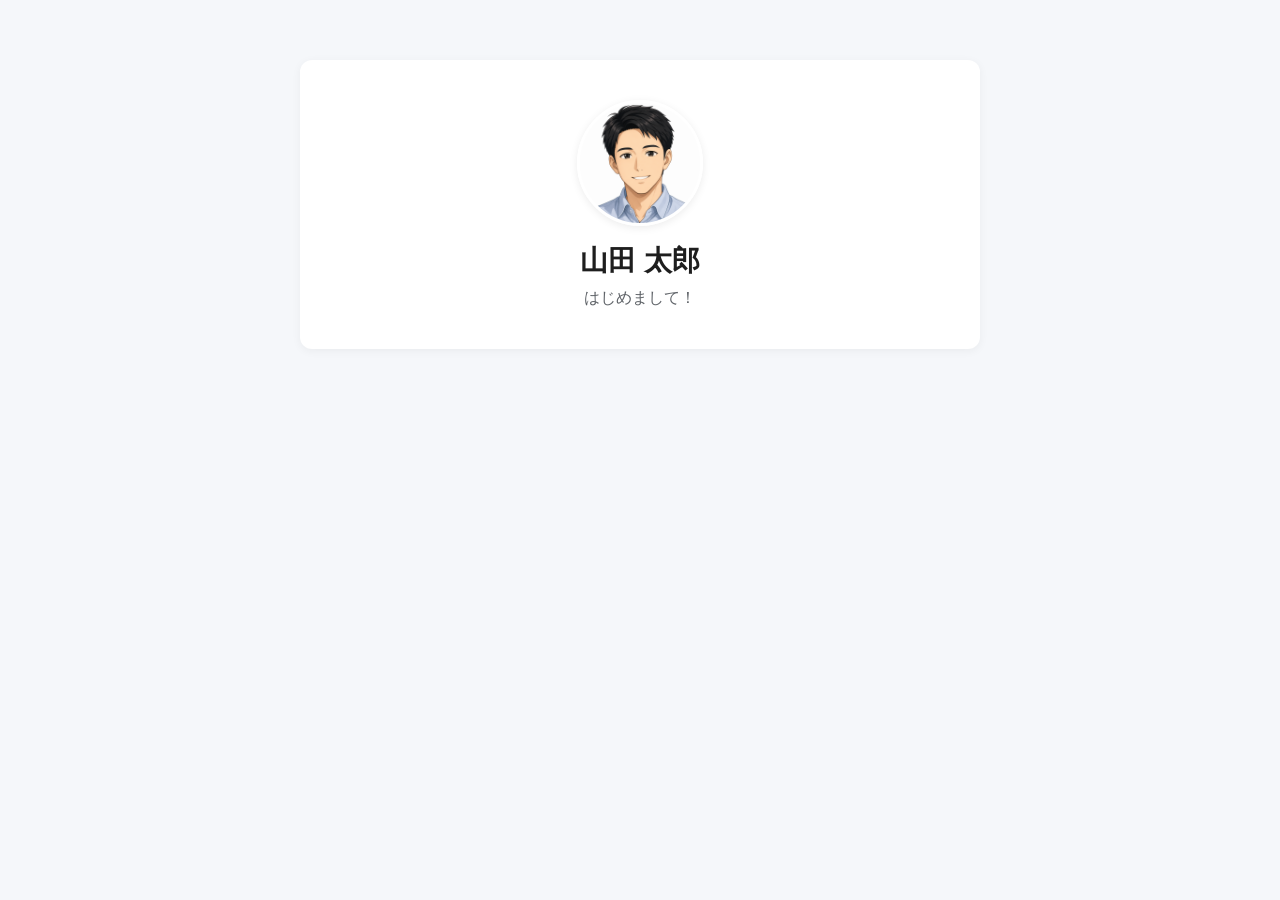
<file: versions/v1_最初の状態/index.html>
<!DOCTYPE html>
<html lang="ja">
<head>
  <meta charset="UTF-8">
  <title>わたしのホームページ</title>
  <link rel="stylesheet" href="style.css">
</head>
<body>
  <main class="container">
    <header class="profile">
      <img class="avatar" src="profile_avatar.png" alt="プロフィール写真">
      <h1 class="name">山田 太郎</h1>
      <p class="greeting">はじめまして！</p>
    </header>
  </main>
</body>
</html>
</file>
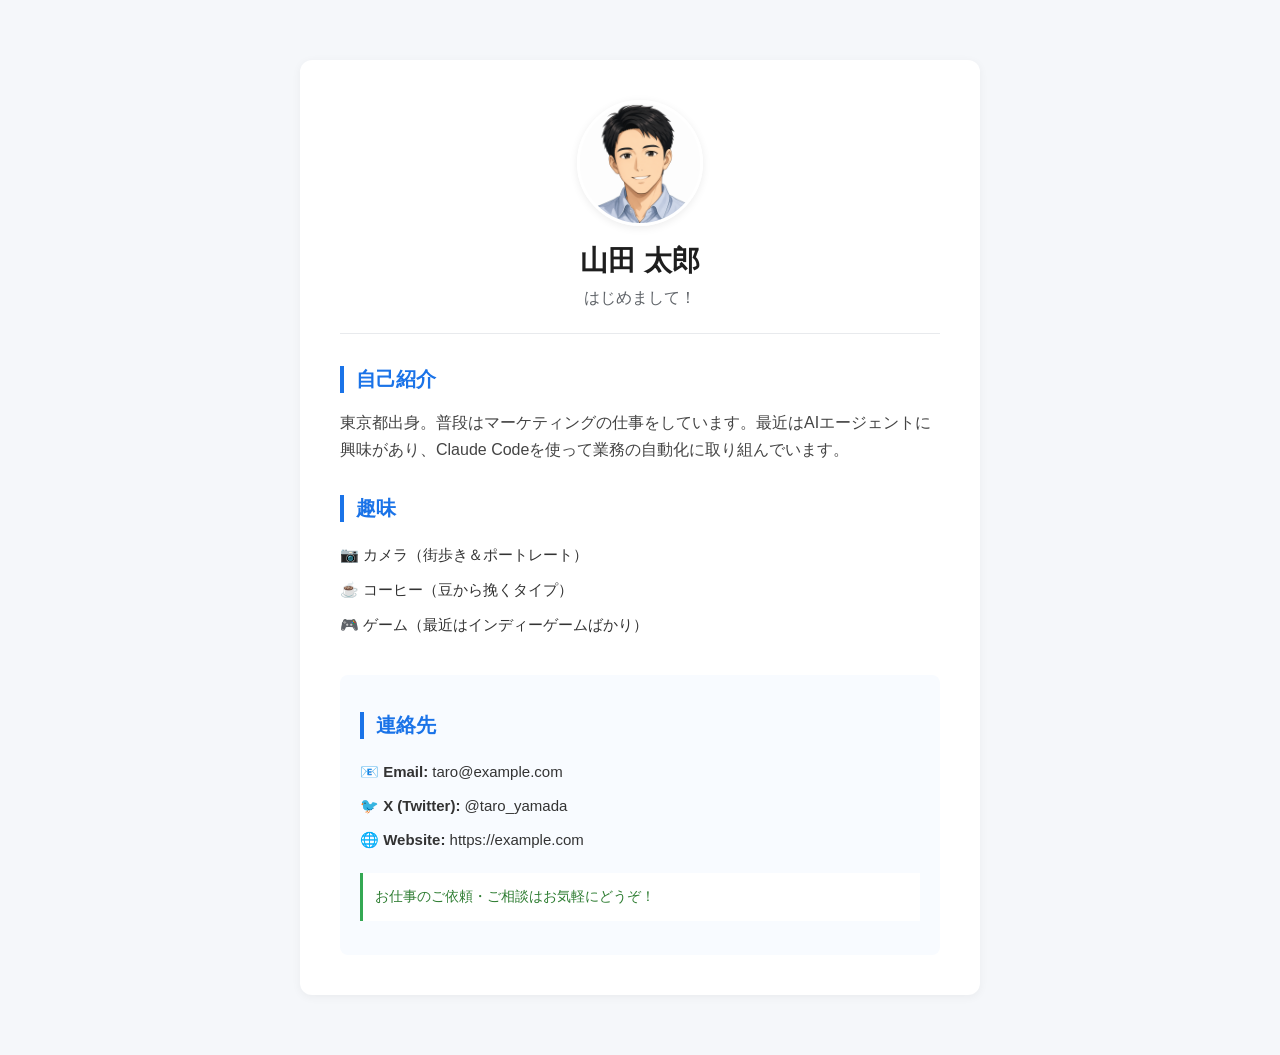
<file: versions/v2_自己紹介と連絡先/index.html>
<!DOCTYPE html>
<html lang="ja">
<head>
  <meta charset="UTF-8">
  <title>わたしのホームページ</title>
  <link rel="stylesheet" href="style.css">
</head>
<body>
  <main class="container">
    <header class="profile">
      <img class="avatar" src="profile_avatar.png" alt="プロフィール写真">
      <h1 class="name">山田 太郎</h1>
      <p class="greeting">はじめまして！</p>
    </header>

    <section class="about">
      <h2>自己紹介</h2>
      <p>東京都出身。普段はマーケティングの仕事をしています。最近はAIエージェントに興味があり、Claude Codeを使って業務の自動化に取り組んでいます。</p>
    </section>

    <section class="hobbies">
      <h2>趣味</h2>
      <ul>
        <li>📷 カメラ（街歩き＆ポートレート）</li>
        <li>☕ コーヒー（豆から挽くタイプ）</li>
        <li>🎮 ゲーム（最近はインディーゲームばかり）</li>
      </ul>
    </section>

    <section class="contact">
      <h2>連絡先</h2>
      <ul class="contact-list">
        <li>📧 <strong>Email:</strong> taro@example.com</li>
        <li>🐦 <strong>X (Twitter):</strong> @taro_yamada</li>
        <li>🌐 <strong>Website:</strong> https://example.com</li>
      </ul>
      <p class="note">お仕事のご依頼・ご相談はお気軽にどうぞ！</p>
    </section>
  </main>
</body>
</html>
</file>
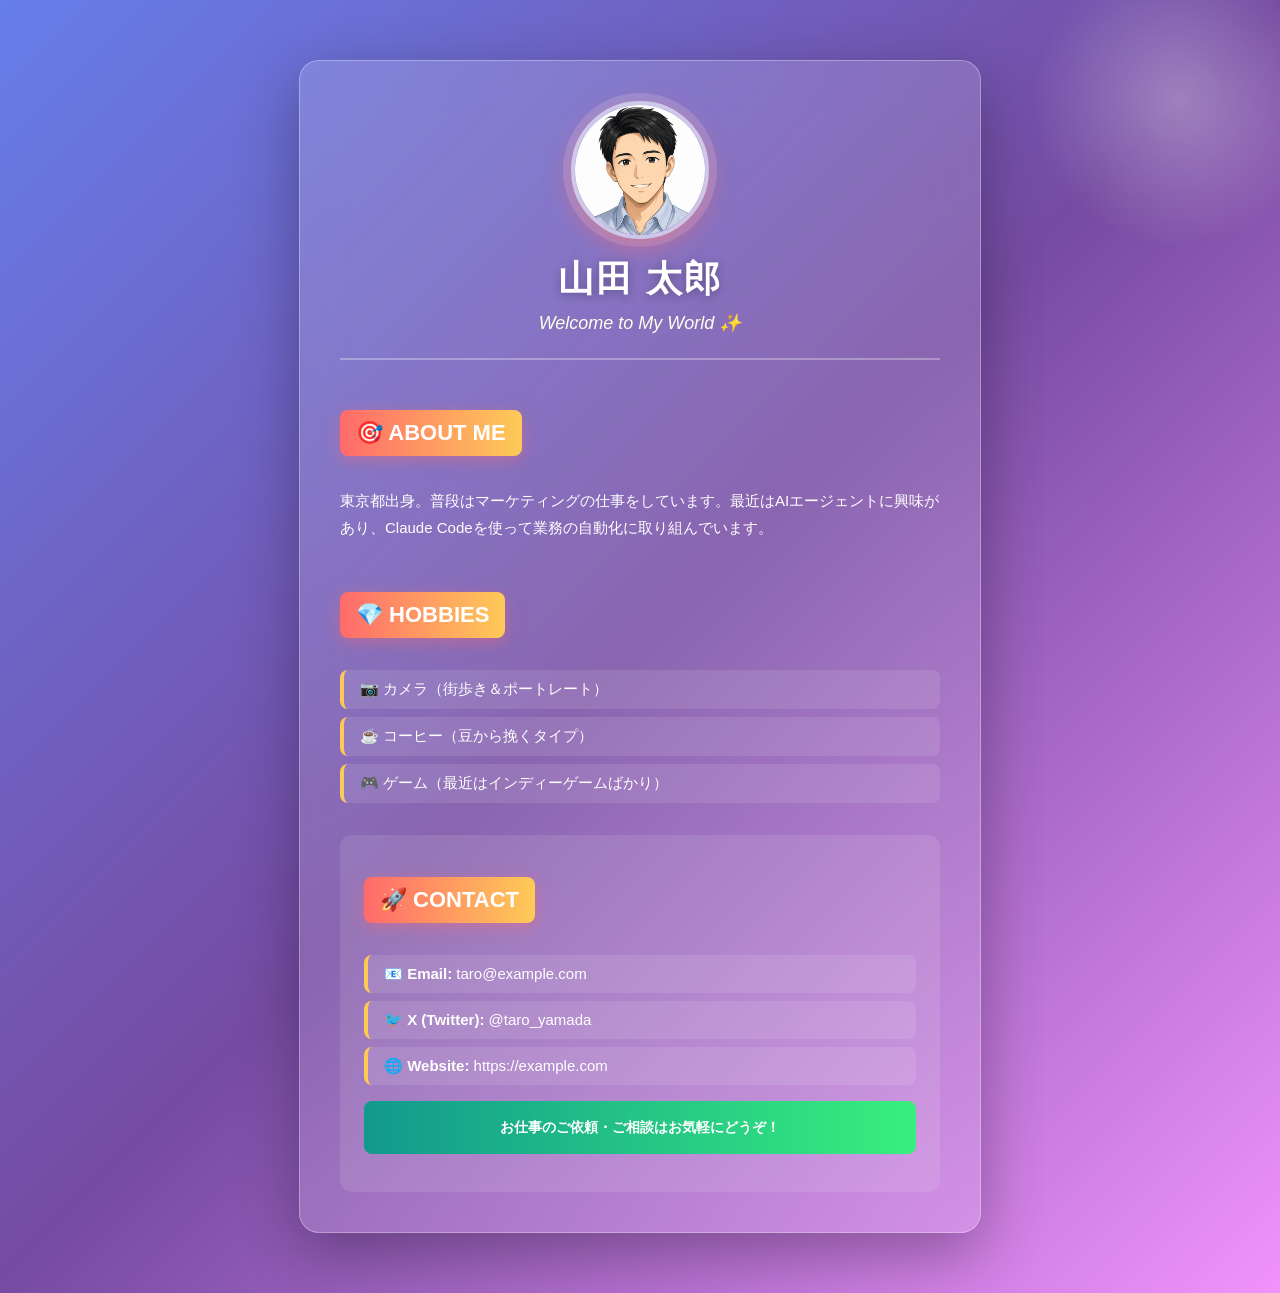
<file: versions/v4_派手デザイン/index.html>
<!DOCTYPE html>
<html lang="ja">
<head>
  <meta charset="UTF-8">
  <title>わたしのホームページ ✨</title>
  <link rel="stylesheet" href="style.css">
</head>
<body>
  <div class="bg-decoration"></div>
  <main class="container">
    <header class="profile">
      <img class="avatar" src="profile_avatar.png" alt="プロフィール写真">
      <h1 class="name">山田 太郎</h1>
      <p class="greeting">Welcome to My World ✨</p>
    </header>

    <section class="about">
      <h2>🎯 ABOUT ME</h2>
      <p>東京都出身。普段はマーケティングの仕事をしています。最近はAIエージェントに興味があり、Claude Codeを使って業務の自動化に取り組んでいます。</p>
    </section>

    <section class="hobbies">
      <h2>💎 HOBBIES</h2>
      <ul>
        <li>📷 カメラ（街歩き＆ポートレート）</li>
        <li>☕ コーヒー（豆から挽くタイプ）</li>
        <li>🎮 ゲーム（最近はインディーゲームばかり）</li>
      </ul>
    </section>

    <section class="contact">
      <h2>🚀 CONTACT</h2>
      <ul class="contact-list">
        <li>📧 <strong>Email:</strong> taro@example.com</li>
        <li>🐦 <strong>X (Twitter):</strong> @taro_yamada</li>
        <li>🌐 <strong>Website:</strong> https://example.com</li>
      </ul>
      <p class="note">お仕事のご依頼・ご相談はお気軽にどうぞ！</p>
    </section>
  </main>
</body>
</html>
</file>
<file: versions/v1_最初の状態/style.css>
body {
  font-family: "Hiragino Sans", "Meiryo", sans-serif;
  background-color: #f5f7fa;
  color: #333;
  margin: 0;
  padding: 0;
}

.container {
  max-width: 600px;
  margin: 60px auto;
  padding: 40px;
  background-color: #fff;
  border-radius: 12px;
  box-shadow: 0 2px 10px rgba(0, 0, 0, 0.05);
  text-align: center;
}

.avatar {
  display: block;
  width: 120px;
  height: 120px;
  border-radius: 50%;
  object-fit: cover;
  margin: 0 auto 16px;
  border: 3px solid #fff;
  box-shadow: 0 2px 8px rgba(0, 0, 0, 0.08);
}

.name {
  font-size: 28px;
  margin: 0 0 8px;
  color: #1e1e1e;
}

.greeting {
  font-size: 16px;
  color: #5f6368;
  margin: 0;
}
</file>
<file: versions/v2_自己紹介と連絡先/style.css>
body {
  font-family: "Hiragino Sans", "Meiryo", sans-serif;
  background-color: #f5f7fa;
  color: #333;
  margin: 0;
  padding: 0;
}

.container {
  max-width: 600px;
  margin: 60px auto;
  padding: 40px;
  background-color: #fff;
  border-radius: 12px;
  box-shadow: 0 2px 10px rgba(0, 0, 0, 0.05);
}

.profile {
  text-align: center;
  padding-bottom: 24px;
  border-bottom: 1px solid #e8eaed;
}

.avatar {
  display: block;
  width: 120px;
  height: 120px;
  border-radius: 50%;
  object-fit: cover;
  margin: 0 auto 16px;
  border: 3px solid #fff;
  box-shadow: 0 2px 8px rgba(0, 0, 0, 0.08);
}

.name {
  font-size: 28px;
  margin: 0 0 8px;
  color: #1e1e1e;
}

.greeting {
  font-size: 16px;
  color: #5f6368;
  margin: 0;
}

section {
  margin-top: 32px;
}

section h2 {
  font-size: 20px;
  color: #1a73e8;
  border-left: 4px solid #1a73e8;
  padding-left: 12px;
  margin-bottom: 12px;
}

section p {
  line-height: 1.7;
  color: #444;
}

.hobbies ul,
.contact-list {
  list-style: none;
  padding-left: 0;
}

.hobbies li,
.contact-list li {
  padding: 8px 0;
  font-size: 15px;
}

.contact {
  background-color: #f8fbff;
  padding: 20px;
  border-radius: 8px;
}

.contact .note {
  margin-top: 16px;
  padding: 12px;
  background-color: #fff;
  border-left: 3px solid #34a853;
  color: #2e7d32;
  font-size: 14px;
}
</file>
<file: versions/v4_派手デザイン/style.css>
body {
  font-family: "Hiragino Sans", "Meiryo", sans-serif;
  background: linear-gradient(135deg, #667eea 0%, #764ba2 50%, #f093fb 100%);
  color: #fff;
  margin: 0;
  padding: 0;
  min-height: 100vh;
  position: relative;
  overflow-x: hidden;
}

.bg-decoration {
  position: fixed;
  top: -50px;
  right: -50px;
  width: 300px;
  height: 300px;
  background: radial-gradient(circle, rgba(255,255,255,0.3) 0%, transparent 70%);
  border-radius: 50%;
  animation: float 6s ease-in-out infinite;
  pointer-events: none;
}

@keyframes float {
  0%, 100% { transform: translateY(0px) scale(1); }
  50% { transform: translateY(-30px) scale(1.1); }
}

.container {
  max-width: 600px;
  margin: 60px auto;
  padding: 40px;
  background: rgba(255, 255, 255, 0.15);
  backdrop-filter: blur(20px);
  -webkit-backdrop-filter: blur(20px);
  border: 1px solid rgba(255, 255, 255, 0.3);
  border-radius: 20px;
  box-shadow: 0 20px 60px rgba(0, 0, 0, 0.3);
  position: relative;
  z-index: 1;
}

.profile {
  text-align: center;
  padding-bottom: 24px;
  border-bottom: 2px solid rgba(255, 255, 255, 0.3);
}

.avatar {
  display: block;
  width: 130px;
  height: 130px;
  border-radius: 50%;
  object-fit: cover;
  margin: 0 auto 16px;
  border: 4px solid rgba(255, 255, 255, 0.6);
  box-shadow: 0 8px 24px rgba(255, 107, 107, 0.5),
              0 0 0 8px rgba(255, 255, 255, 0.15);
  animation: pulse 2s ease-in-out infinite;
}

@keyframes pulse {
  0%, 100% { transform: scale(1); }
  50% { transform: scale(1.1); }
}

.name {
  font-size: 36px;
  margin: 0 0 8px;
  color: #fff;
  text-shadow: 0 2px 10px rgba(0, 0, 0, 0.3);
  letter-spacing: 2px;
}

.greeting {
  font-size: 18px;
  color: #ffe;
  margin: 0;
  font-style: italic;
}

section {
  margin-top: 32px;
}

section h2 {
  font-size: 22px;
  color: #fff;
  background: linear-gradient(90deg, #ff6b6b, #feca57);
  padding: 10px 16px;
  border-radius: 8px;
  margin-bottom: 16px;
  display: inline-block;
  box-shadow: 0 4px 15px rgba(255, 107, 107, 0.4);
}

section p {
  line-height: 1.8;
  color: #fff;
  font-size: 15px;
}

.hobbies ul,
.contact-list {
  list-style: none;
  padding-left: 0;
}

.hobbies li,
.contact-list li {
  padding: 10px 16px;
  font-size: 15px;
  background: rgba(255, 255, 255, 0.1);
  margin-bottom: 8px;
  border-radius: 8px;
  border-left: 4px solid #feca57;
  transition: transform 0.2s;
}

.hobbies li:hover,
.contact-list li:hover {
  transform: translateX(8px);
  background: rgba(255, 255, 255, 0.2);
}

.contact {
  background: rgba(255, 255, 255, 0.1);
  padding: 24px;
  border-radius: 12px;
}

.contact .note {
  margin-top: 16px;
  padding: 14px;
  background: linear-gradient(90deg, #11998e, #38ef7d);
  border-radius: 8px;
  color: #fff;
  font-size: 14px;
  font-weight: bold;
  text-align: center;
}
</file>
